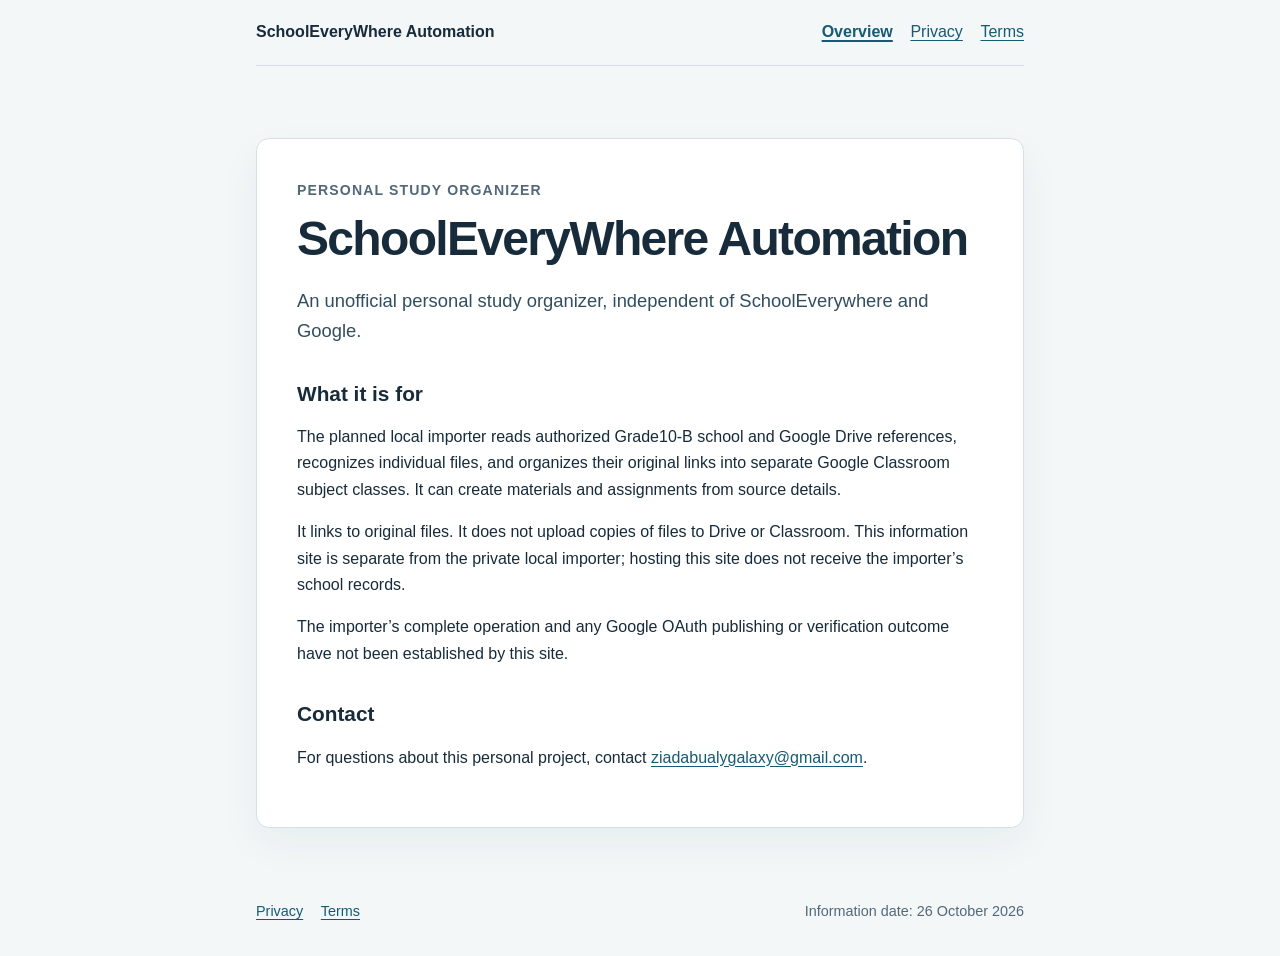
<file: index.html>
<!doctype html>
<html lang="en">
<head>
  <meta charset="utf-8">
  <meta name="viewport" content="width=device-width, initial-scale=1">
  <meta name="description" content="Information about SchoolEveryWhere Automation, an unofficial personal study organizer.">
  <title>SchoolEveryWhere Automation</title>
  <link rel="stylesheet" href="style.css">
</head>
<body>
  <header class="site-header">
    <a class="brand" href="index.html">SchoolEveryWhere Automation</a>
    <nav aria-label="Main navigation">
      <a href="index.html" aria-current="page">Overview</a>
      <a href="privacy.html">Privacy</a>
      <a href="terms.html">Terms</a>
    </nav>
  </header>
  <main>
    <p class="eyebrow">Personal study organizer</p>
    <h1>SchoolEveryWhere Automation</h1>
    <p class="lead">An unofficial personal study organizer, independent of SchoolEverywhere and Google.</p>
    <section aria-labelledby="purpose">
      <h2 id="purpose">What it is for</h2>
      <p>The planned local importer reads authorized Grade10-B school and Google Drive references, recognizes individual files, and organizes their original links into separate Google Classroom subject classes. It can create materials and assignments from source details.</p>
      <p>It links to original files. It does not upload copies of files to Drive or Classroom. This information site is separate from the private local importer; hosting this site does not receive the importer’s school records.</p>
      <p>The importer’s complete operation and any Google OAuth publishing or verification outcome have not been established by this site.</p>
    </section>
    <section aria-labelledby="contact">
      <h2 id="contact">Contact</h2>
      <p>For questions about this personal project, contact <a href="mailto:ziadabualygalaxy@gmail.com">ziadabualygalaxy@gmail.com</a>.</p>
    </section>
  </main>
  <footer><nav aria-label="Information pages"><a href="privacy.html">Privacy</a><a href="terms.html">Terms</a></nav><p>Information date: 26 October 2026</p></footer>
</body>
</html>
</file>
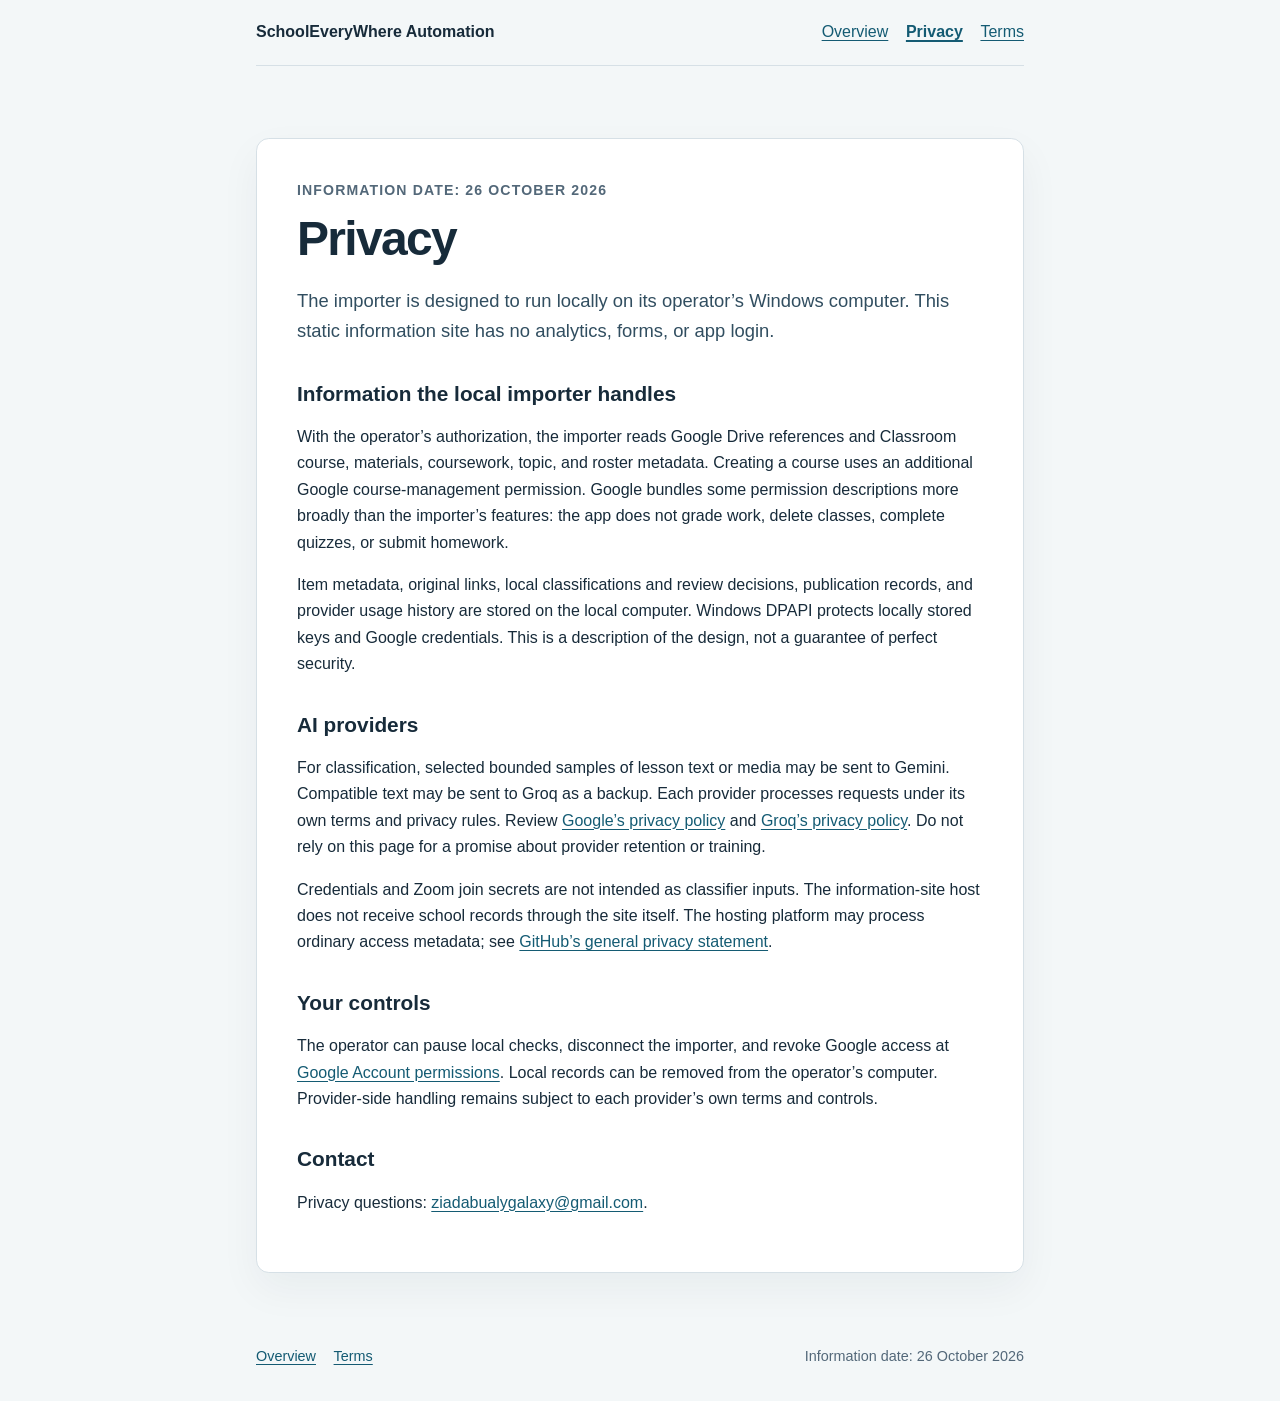
<file: privacy.html>
<!doctype html>
<html lang="en">
<head>
  <meta charset="utf-8">
  <meta name="viewport" content="width=device-width, initial-scale=1">
  <meta name="description" content="Privacy information for SchoolEveryWhere Automation.">
  <title>Privacy · SchoolEveryWhere Automation</title>
  <link rel="stylesheet" href="style.css">
</head>
<body>
  <header class="site-header">
    <a class="brand" href="index.html">SchoolEveryWhere Automation</a>
    <nav aria-label="Main navigation"><a href="index.html">Overview</a><a href="privacy.html" aria-current="page">Privacy</a><a href="terms.html">Terms</a></nav>
  </header>
  <main>
    <p class="eyebrow">Information date: 26 October 2026</p>
    <h1>Privacy</h1>
    <p class="lead">The importer is designed to run locally on its operator’s Windows computer. This static information site has no analytics, forms, or app login.</p>
    <section>
      <h2>Information the local importer handles</h2>
      <p>With the operator’s authorization, the importer reads Google Drive references and Classroom course, materials, coursework, topic, and roster metadata. Creating a course uses an additional Google course-management permission. Google bundles some permission descriptions more broadly than the importer’s features: the app does not grade work, delete classes, complete quizzes, or submit homework.</p>
      <p>Item metadata, original links, local classifications and review decisions, publication records, and provider usage history are stored on the local computer. Windows DPAPI protects locally stored keys and Google credentials. This is a description of the design, not a guarantee of perfect security.</p>
    </section>
    <section>
      <h2>AI providers</h2>
      <p>For classification, selected bounded samples of lesson text or media may be sent to Gemini. Compatible text may be sent to Groq as a backup. Each provider processes requests under its own terms and privacy rules. Review <a href="https://policies.google.com/privacy">Google’s privacy policy</a> and <a href="https://groq.com/privacy-policy/">Groq’s privacy policy</a>. Do not rely on this page for a promise about provider retention or training.</p>
      <p>Credentials and Zoom join secrets are not intended as classifier inputs. The information-site host does not receive school records through the site itself. The hosting platform may process ordinary access metadata; see <a href="https://docs.github.com/en/site-policy/privacy-policies/github-general-privacy-statement">GitHub’s general privacy statement</a>.</p>
    </section>
    <section>
      <h2>Your controls</h2>
      <p>The operator can pause local checks, disconnect the importer, and revoke Google access at <a href="https://myaccount.google.com/permissions">Google Account permissions</a>. Local records can be removed from the operator’s computer. Provider-side handling remains subject to each provider’s own terms and controls.</p>
    </section>
    <section>
      <h2>Contact</h2>
      <p>Privacy questions: <a href="mailto:ziadabualygalaxy@gmail.com">ziadabualygalaxy@gmail.com</a>.</p>
    </section>
  </main>
  <footer><nav aria-label="Information pages"><a href="index.html">Overview</a><a href="terms.html">Terms</a></nav><p>Information date: 26 October 2026</p></footer>
</body>
</html>
</file>
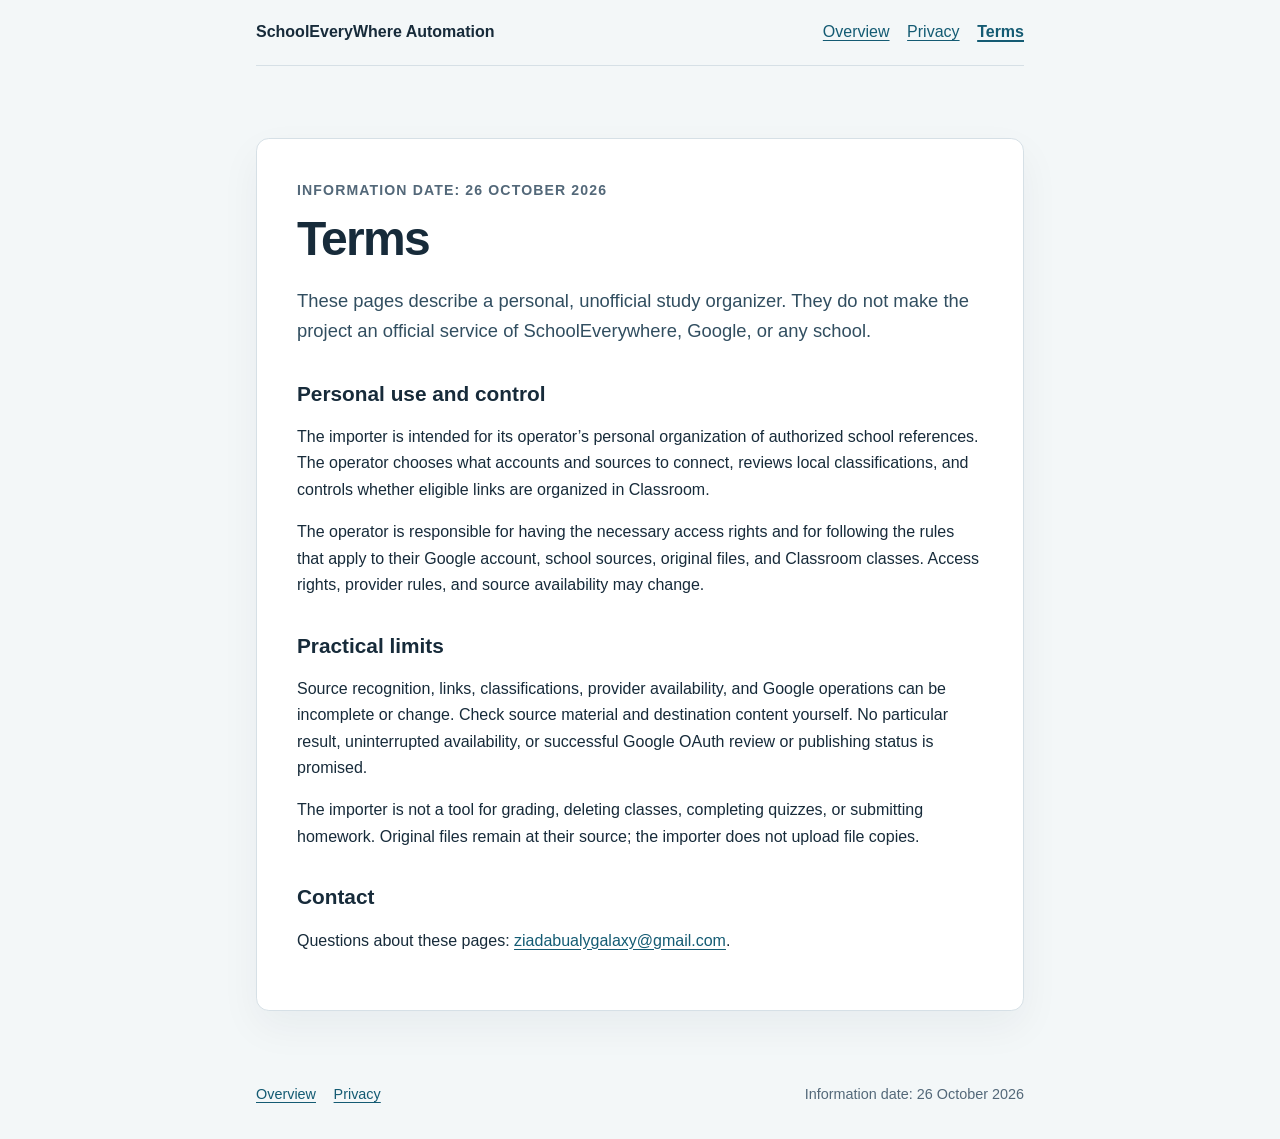
<file: terms.html>
<!doctype html>
<html lang="en">
<head>
  <meta charset="utf-8">
  <meta name="viewport" content="width=device-width, initial-scale=1">
  <meta name="description" content="Terms for the personal SchoolEveryWhere Automation project.">
  <title>Terms · SchoolEveryWhere Automation</title>
  <link rel="stylesheet" href="style.css">
</head>
<body>
  <header class="site-header">
    <a class="brand" href="index.html">SchoolEveryWhere Automation</a>
    <nav aria-label="Main navigation"><a href="index.html">Overview</a><a href="privacy.html">Privacy</a><a href="terms.html" aria-current="page">Terms</a></nav>
  </header>
  <main>
    <p class="eyebrow">Information date: 26 October 2026</p>
    <h1>Terms</h1>
    <p class="lead">These pages describe a personal, unofficial study organizer. They do not make the project an official service of SchoolEverywhere, Google, or any school.</p>
    <section>
      <h2>Personal use and control</h2>
      <p>The importer is intended for its operator’s personal organization of authorized school references. The operator chooses what accounts and sources to connect, reviews local classifications, and controls whether eligible links are organized in Classroom.</p>
      <p>The operator is responsible for having the necessary access rights and for following the rules that apply to their Google account, school sources, original files, and Classroom classes. Access rights, provider rules, and source availability may change.</p>
    </section>
    <section>
      <h2>Practical limits</h2>
      <p>Source recognition, links, classifications, provider availability, and Google operations can be incomplete or change. Check source material and destination content yourself. No particular result, uninterrupted availability, or successful Google OAuth review or publishing status is promised.</p>
      <p>The importer is not a tool for grading, deleting classes, completing quizzes, or submitting homework. Original files remain at their source; the importer does not upload file copies.</p>
    </section>
    <section>
      <h2>Contact</h2>
      <p>Questions about these pages: <a href="mailto:ziadabualygalaxy@gmail.com">ziadabualygalaxy@gmail.com</a>.</p>
    </section>
  </main>
  <footer><nav aria-label="Information pages"><a href="index.html">Overview</a><a href="privacy.html">Privacy</a></nav><p>Information date: 26 October 2026</p></footer>
</body>
</html>
</file>
<file: style.css>
:root {
  color-scheme: light;
  --ink: #172b3a;
  --muted: #536879;
  --line: #d6e0e6;
  --paper: #ffffff;
  --canvas: #f3f7f8;
  --accent: #145b73;
  --focus: #c04b16;
  font-family: "Segoe UI", Arial, sans-serif;
  font-synthesis: none;
}

* { box-sizing: border-box; }
body { margin: 0; color: var(--ink); background: var(--canvas); line-height: 1.65; }
a { color: var(--accent); text-underline-offset: .18em; }
a:hover { text-decoration-thickness: .14em; }
a:focus-visible { outline: 3px solid var(--focus); outline-offset: 3px; border-radius: 2px; }
.site-header, main, footer { width: min(100% - 2rem, 48rem); margin-inline: auto; }
.site-header { display: flex; flex-wrap: wrap; align-items: center; justify-content: space-between; gap: .8rem 1.5rem; padding-block: 1.2rem; border-bottom: 1px solid var(--line); }
.brand { color: var(--ink); font-weight: 700; text-decoration: none; }
nav { display: flex; flex-wrap: wrap; gap: .6rem 1.1rem; }
nav a[aria-current="page"] { font-weight: 700; text-decoration-thickness: .14em; }
main { margin-block: clamp(2rem, 8vw, 4.5rem); padding: clamp(1.25rem, 5vw, 2.5rem); background: var(--paper); border: 1px solid var(--line); border-radius: .8rem; box-shadow: 0 1rem 2.5rem rgb(23 43 58 / 5%); }
h1, h2 { line-height: 1.2; }
h1 { margin-block: .2rem 1rem; font-size: clamp(2rem, 7vw, 3rem); letter-spacing: -.035em; }
h2 { margin-top: 0; font-size: 1.3rem; }
section { margin-top: 2.2rem; }
.eyebrow { margin: 0 0 .5rem; color: var(--muted); font-size: .88rem; font-weight: 700; letter-spacing: .08em; text-transform: uppercase; }
.lead { color: #314e60; font-size: 1.15rem; }
footer { display: flex; flex-wrap: wrap; align-items: center; justify-content: space-between; gap: .5rem 1.5rem; padding-block: 0 2rem; color: var(--muted); font-size: .9rem; }
footer p { margin: 0; }
@media (max-width: 34rem) { .site-header { align-items: flex-start; flex-direction: column; } }
</file>
